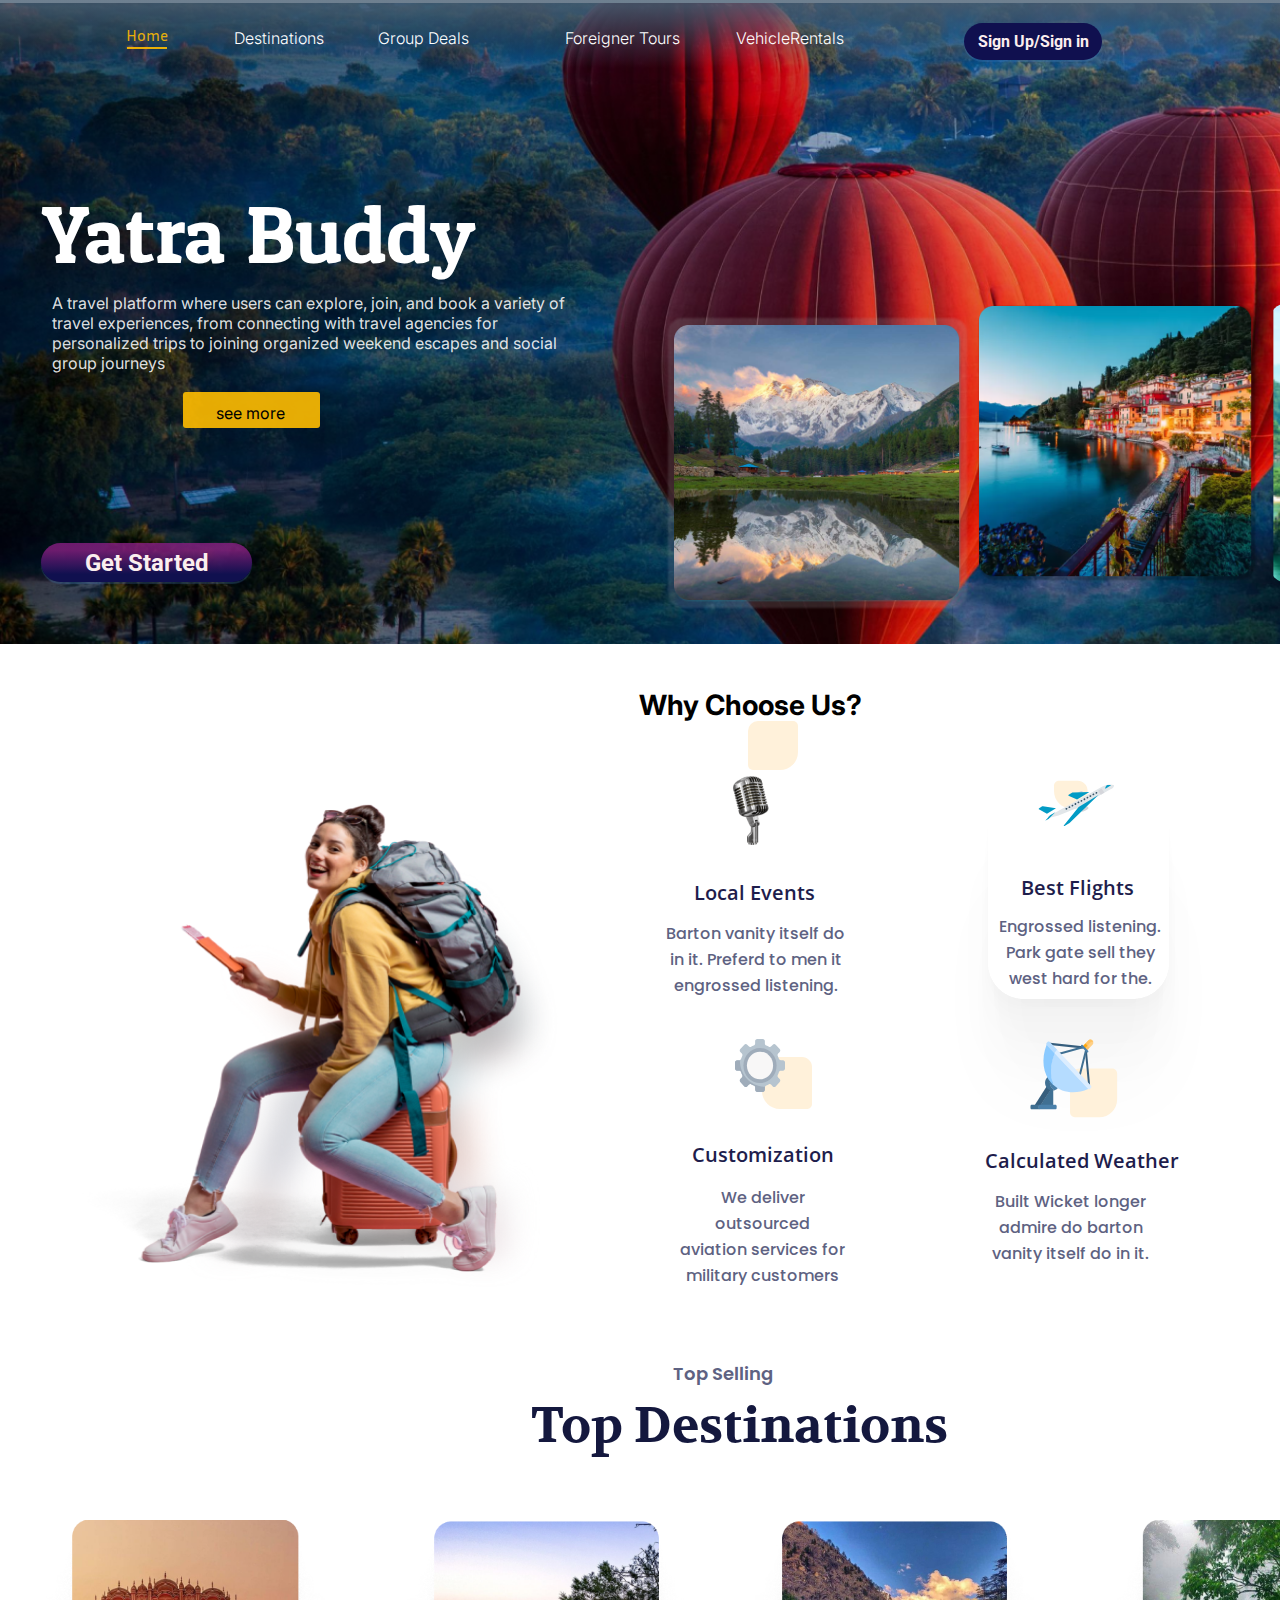
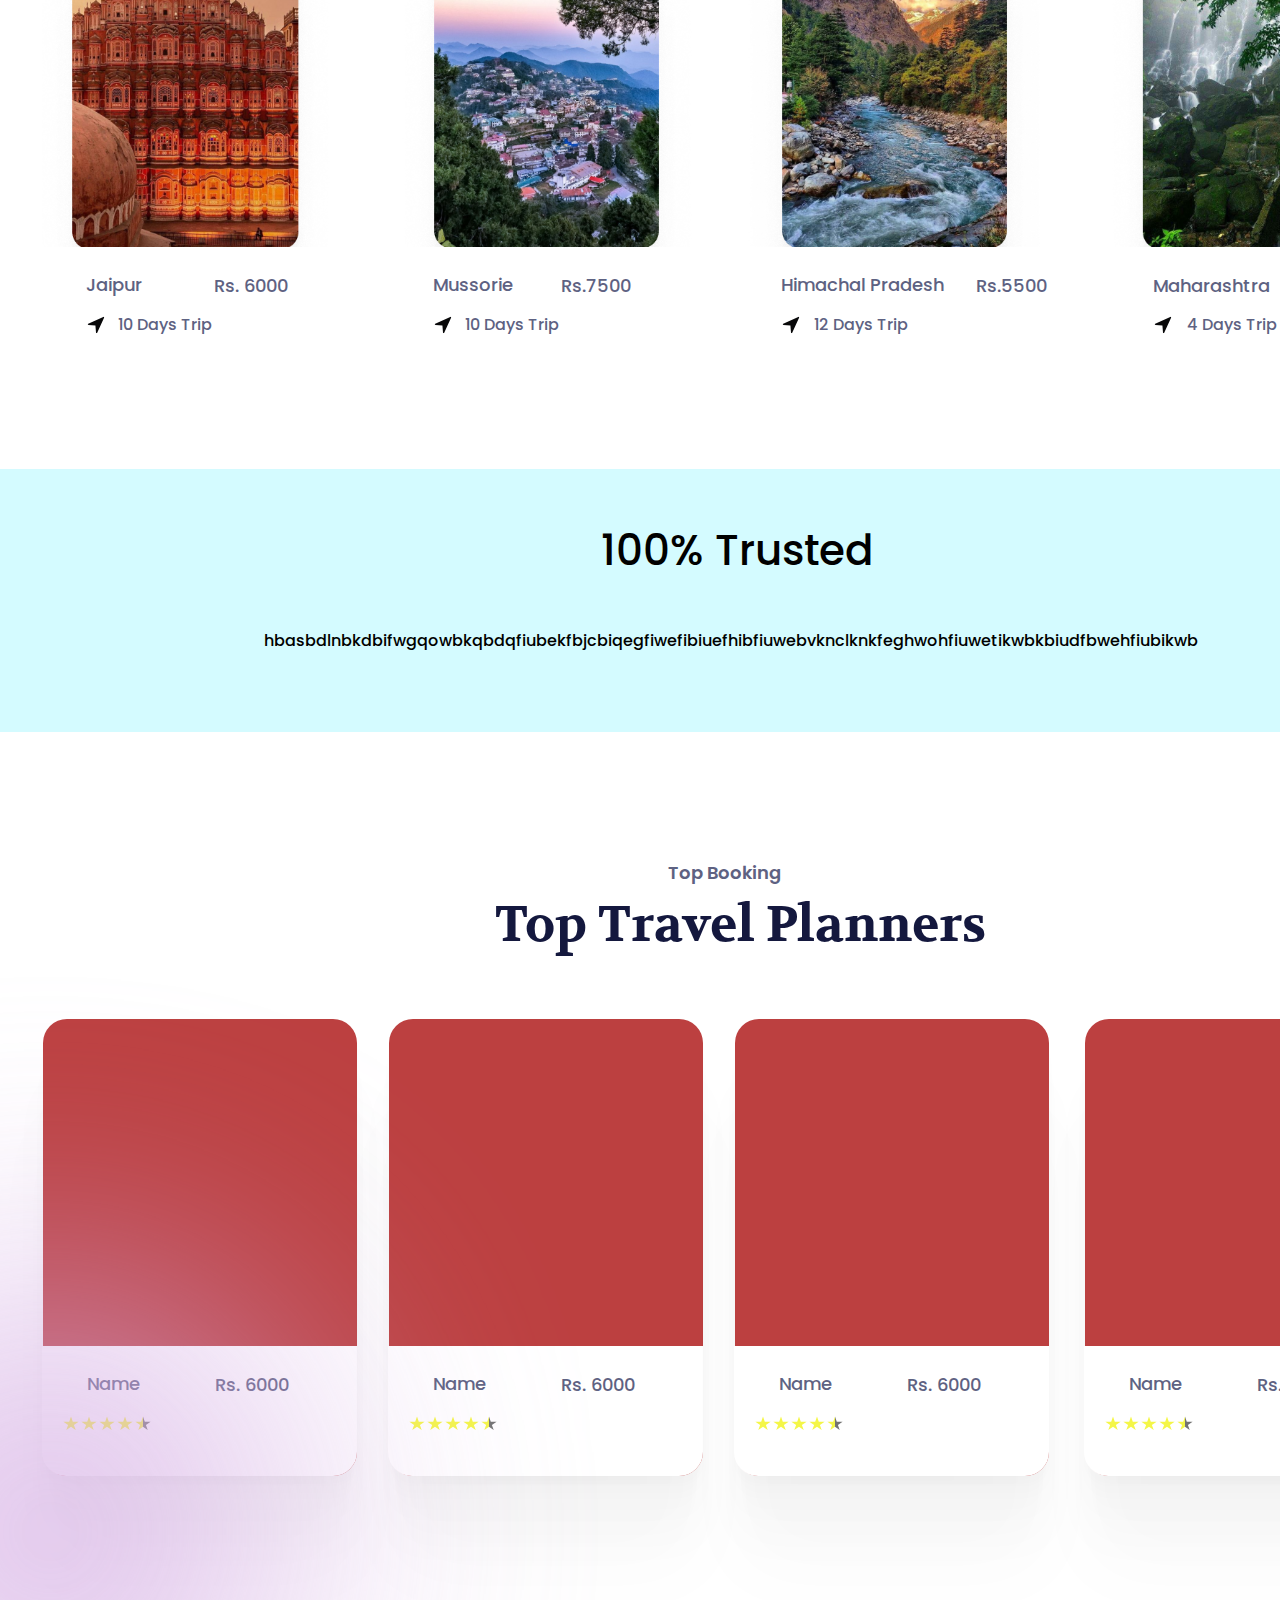
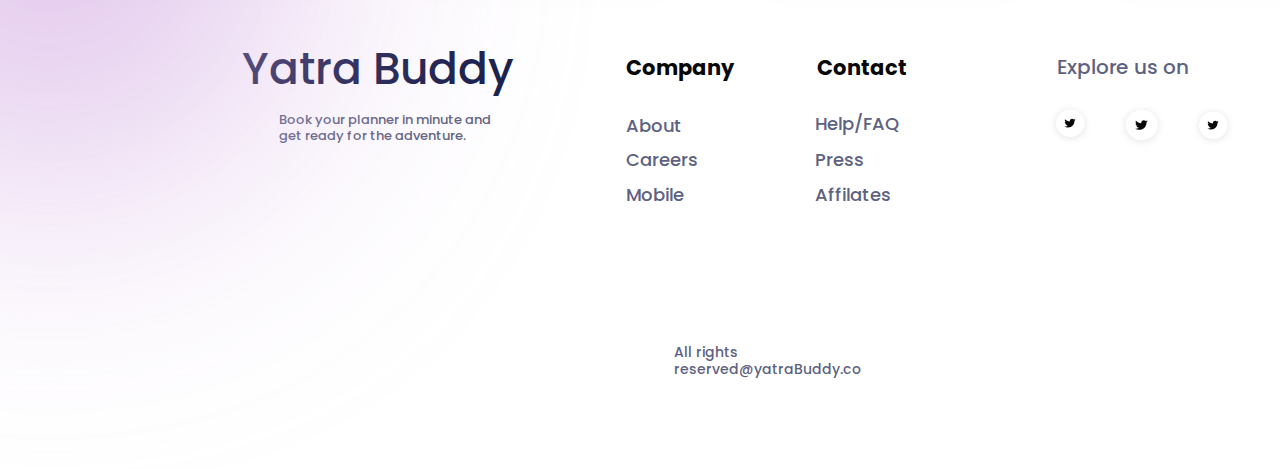
<file: index.html>
<!DOCTYPE html>
<html>
<head>
  	<meta charset="utf-8">
  	<meta name="viewport" content="initial-scale=1, width=device-width">
  	
  	<link rel="stylesheet"  href="./index.css" />
  	<link rel="stylesheet" href="https://fonts.googleapis.com/css2?family=Odor Mean Chey:wght@400&display=swap" />
  	<link rel="stylesheet" href="https://fonts.googleapis.com/css2?family=Inter:wght@300;400;700&display=swap" />
  	<link rel="stylesheet" href="https://fonts.googleapis.com/css2?family=Inria Sans:wght@400&display=swap" />
  	<link rel="stylesheet" href="https://fonts.googleapis.com/css2?family=Roboto:wght@700&display=swap" />
  	<link rel="stylesheet" href="https://fonts.googleapis.com/css2?family=Poppins:wght@500;600;700&display=swap" />
  	<link rel="stylesheet" href="https://fonts.googleapis.com/css2?family=Open Sans:wght@600&display=swap" />
  	<link rel="stylesheet" href="https://fonts.googleapis.com/css2?family=Volkhov:wght@700&display=swap" />
  	
  	
  	
</head>
<body>
  	
  	<div class="upper-frame">
    		<img class="image-1-icon" alt="" src="image 1.png">
    		
    		<div class="yatra-buddy">Yatra Buddy</div>
    		<div class="a-travel-platform">A travel platform where users can explore, join, and book a variety of travel experiences, from connecting with travel agencies for personalized trips to joining organized weekend escapes and social group journeys</div>
    		<div class="rectangle-parent">
      			<div class="group-child">
      			</div>
      			<div class="see-more">see more</div>
    		</div>
    		<div class="group-parent">
      			<div class="rectangle-group">
        				<div class="group-item">
        				</div>
        				<div class="home">Home</div>
      			</div>
      			<div class="destinations">Destinations</div>
      			<div class="group-deals">Group Deals</div>
      			<div class="foreigner-tours">Foreigner Tours</div>
      			<div class="vehiclerentals">VehicleRentals</div>
      			<div class="frame-child">
      			</div>
				<a href="signup.html">
				<b class="sign-upsign-in">Sign Up/Sign in</b>
				</a>
    		</div>
    		<img class="upper-frame-child" alt="" src="Rectangle 80.png">
    		
    		<img class="upper-frame-item" alt="" src="second.png">
    		
    		<div class="upper-frame-inner">
    		</div>
    		<img class="rectangle-icon" alt="" src="Rectangle 79.png">
    		
    		<div class="rectangle-div">
    		</div>
    		<b class="get-started">Get Started</b>
    		<b class="why-choose-us">Why Choose Us?</b>
    		<img class="image-icon" alt="" src="Traveller 1.png">
    		
    		<div class="category-active">
      			<div class="category-active-child">
      			</div>
      			<div class="engrossed-listening-park">Engrossed listening. Park gate sell they west hard for the.</div>
      			<div class="best-flights">Best Flights</div>
      			<img class="category-active-item" alt="" src="Group 51.svg">
      			
    		</div>
    		<div class="category">
      			<img class="category-child" alt="" src="Group 49.svg">
      			
      			<div class="we-deliver-outsourced-container">
        				<p class="we-deliver-outsourced">We deliver outsourced</p>
        				<p class="we-deliver-outsourced">aviation services for</p>
        				<p class="we-deliver-outsourced">military customers</p>
      			</div>
      			<div class="customization">Customization</div>
    		</div>
    		<div class="category1">
      			<img class="category-item" alt="" src="Group 48.svg">
      			
      			<div class="built-wicket-longer">Built Wicket longer admire do barton vanity itself do in it.</div>
      			<div class="calculated-weather">Calculated Weather </div>
    		</div>
    		<div class="category2">
      			<div class="rectangle-container">
        				<div class="group-inner">
        				</div>
        				<img class="image-25-icon" alt="" src="image 25.png">
        				
      			</div>
      			<div class="barton-vanity-itself">Barton vanity itself do in it. Preferd to men it engrossed listening. </div>
      			<div class="local-events">Local Events</div>
    		</div>
    		<img class="decore-icon" alt="" src="Decore.svg">
    		
    		<div class="destination">
      			<img class="destination-child" alt="" src="Rectangle 14.png">
      			
      			<div class="card-5">
        				<div class="card-5-child">
        				</div>
        				<div class="maharashtra">Maharashtra</div>
        				<img class="karan-1-icon" alt="" src="navigation 1.svg">
        				
        				<div class="days-trip">4 Days Trip</div>
        				<div class="rs2000">Rs.2000</div>
      			</div>
    		</div>
    		<div class="destination1">
      			<img class="destination-child" alt="" src="jaipur.png">
      			
      			<div class="card-5">
        				<div class="card-5-child">
        				</div>
        				<div class="jaipur">Jaipur</div>
        				<img class="navigation-1-icon" alt="" src="navigation 1.svg">
        				
        				<div class="days-trip1">10 Days Trip</div>
        				<div class="rs-6000">Rs. 6000</div>
      			</div>
    		</div>
    		<div class="kkkkkkk">
      			<div class="kkkkkkk-child">
      			</div>
      			<div class="card-5">
        				<div class="card-5-child">
        				</div>
        				<div class="jaipur">Name</div>
        				<div class="rs-6000">Rs. 6000</div>
        				<img class="card-2-inner" alt="" src="Star 5.svg">
        				
        				<img class="star-icon" alt="" src="Star 4.svg">
        				
        				<img class="card-2-child1" alt="" src="Star 2.svg">
        				
        				<img class="card-2-child2" alt="" src="Star 1.svg">
        				
        				<img class="card-2-child3" alt="" src="Star 3.svg">
        				
      			</div>
    		</div>
    		<div class="kkkkkkk1">
      			<div class="kkkkkkk-child">
      			</div>
      			<div class="card-5">
        				<div class="card-5-child">
        				</div>
        				<div class="jaipur">Name</div>
        				<div class="rs-6000">Rs. 6000</div>
        				<img class="card-2-inner" alt="" src="Star 5.svg">
        				
        				<img class="star-icon" alt="" src="Star 4.svg">
        				
        				<img class="card-2-child1" alt="" src="Star 2.svg">
        				
        				<img class="card-2-child2" alt="" src="Star 1.svg">
        				
        				<img class="card-2-child3" alt="" src="Star 3.svg">
        				
      			</div>
    		</div>
    		<div class="kkkkkkk2">
      			<div class="kkkkkkk-child">
      			</div>
      			<div class="card-5">
        				<div class="card-5-child">
        				</div>
        				<div class="jaipur">Name</div>
        				<div class="rs-6000">Rs. 6000</div>
        				<img class="card-2-inner" alt="" src="Star 5.svg">
        				
        				<img class="star-icon" alt="" src="Star 4.svg">
        				
        				<img class="card-2-child1" alt="" src="Star 2.svg">
        				
        				<img class="card-2-child2" alt="" src="Star 1.svg">
        				
        				<img class="card-2-child3" alt="" src="Star 3.svg">
        				
      			</div>
    		</div>
    		<div class="kkkkkkk3">
      			<div class="kkkkkkk-child">
      			</div>
      			<div class="card-5">
        				<div class="card-5-child">
        				</div>
        				<div class="jaipur">Name</div>
        				<div class="rs-6000">Rs. 6000</div>
        				<img class="card-2-inner" alt="" src="Star 5.svg">
        				
        				<img class="star-icon" alt="" src="Star 4.svg">
        				
        				<img class="card-2-child1" alt="" src="Star 2.svg">
        				
        				<img class="card-2-child2" alt="" src="Star 1.svg">
        				
        				<img class="card-2-child3" alt="" src="Star 3.svg">
        				
      			</div>
    		</div>
    		<div class="destination2">
      			<img class="destination-child" alt="" src="mussorie.png">
      			
      			<div class="card-5">
        				<div class="card-5-child">
        				</div>
        				<div class="jaipur">Mussorie</div>
        				<img class="navigation-1-icon" alt="" src="navigation 1.svg">
        				
        				<div class="days-trip1">10 Days Trip</div>
        				<div class="rs-6000">Rs.7500</div>
      			</div>
    		</div>
    		<div class="destination3">
      			<img class="destination-child" alt="" src="himachal.jpg">
      			
      			<div class="card-5">
        				<div class="card-5-child">
        				</div>
        				<div class="jaipur">Himachal Pradesh</div>
        				<img class="navigation-1-icon" alt="" src="navigation 1.svg">
        				
        				<div class="days-trip3">12 Days Trip</div>
        				<div class="rs5500">Rs.5500</div>
      			</div>
    		</div>
    		<div class="subheading">Top Selling</div>
    		<div class="subheading1">Top Booking</div>
    		<b class="heading">Top Destinations</b>
    		<b class="heading1">Top Travel Planners</b>
    		<div class="trusted-parent">
      			<div class="trusted">100% Trusted</div>
      			<div class="hbasbdlnbkdbifwgqowbkqbdqfiube">hbasbdlnbkdbifwgqowbkqbdqfiubekfbjcbiqegfiwefibiuefhibfiuwebvknclknkfeghwohfiuwetikwbkbiudfbwehfiubikwb</div>
    		</div>
    		<div class="outbound">
      			<div class="discover">
        				<div class="explore-us-on">Explore us on </div>
        				<div class="social">
          					<img class="social-icon" alt="" src="Social.svg">
          					
          					<img class="social-icon1" alt="" src="Social.svg">
          					
          					<img class="social-icon2" alt="" src="Social.svg">
          					
        				</div>
      			</div>
    		</div>
    		<div class="company-desc">
      			<div class="yatra-buddy1">Yatra Buddy </div>
      			<div class="book-your-planner-container">
        				<p class="book-your-planner">Book your planner in minute and  get ready for the adventure.</p>
      			</div>
    		</div>
    		<div class="nav-columns">
      			<div class="nav-row">
        				<b class="company">Company</b>
        				<div class="about">About</div>
        				<div class="careers">Careers</div>
        				<div class="mobile">Mobile</div>
      			</div>
      			<div class="nav-row1">
        				<b class="contact">Contact</b>
        				<div class="helpfaq">Help/FAQ</div>
        				<div class="press">Press</div>
        				<div class="affilates">Affilates</div>
      			</div>
    		</div>
    		<div class="copyrights">All rights reserved@yatraBuddy.co</div>
    		<div class="ellipse-div">
    		</div>
  	</div>
  	
  	
  	
  	
</body>
</html>
</file>
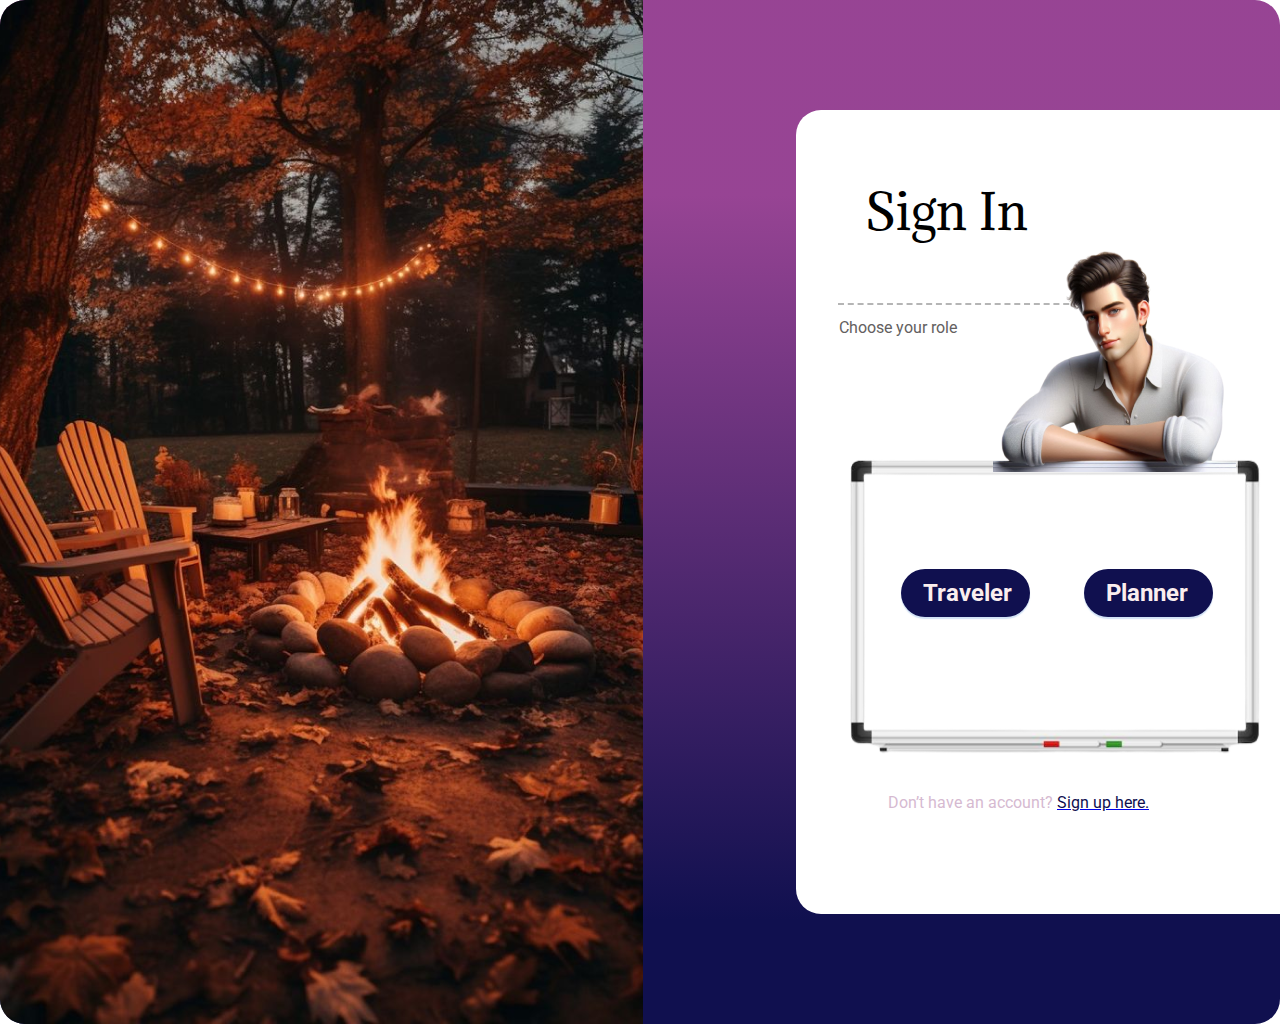
<file: login.html>
<!DOCTYPE html>
<html>
<head>
  	<meta charset="utf-8">
  	<meta name="viewport" content="initial-scale=1, width=device-width">
  	
  	<link rel="stylesheet"  href="login.css" />
  	<link rel="stylesheet" href="https://fonts.googleapis.com/css2?family=Roboto:wght@400;700&display=swap" />
  	<link rel="stylesheet" href="https://fonts.googleapis.com/css2?family=Adamina:wght@400&display=swap" />
  	
  	
  	
</head>
<body>
  	
  	<div class="log-in">
    		<div class="log-in-child">
    		</div>
    		<div class="choose-your-role">Choose your role</div>
    		<div class="sign-in">Sign In</div>
    		<div class="log-in-item">
    		</div>
    		<div class="dont-have-an-container">
      			<span>Don’t have an account?</span>
      			<span class="span"> </span>
                <a href="signup.html">
      			<span class="sign-up-here">Sign up here.</span>
                </a>
    		</div>
    		<img class="pizarra-blanca-vaca-en-transp" alt="" src="Pizarra blanca vacía en transparente _ Vector Premium 1.png">
    		
    		<div class="log-in-inner">
    		</div>
    		<div class="rectangle-div">
    		</div>
    		<b class="traveler">Traveler</b>
    		<b class="planner">Planner</b>
    		<img class="fall-self-care-bucket-list-ide" alt="" src="50 Fall Self Care Bucket List Ideas For A Cozy Girl Autumn 1.png">
    		
    		<img class="designer-1-icon" alt="" src="Designer 1.png">
    		
  	</div>
  	
  	
  	
  	
</body>
</html>
</file>
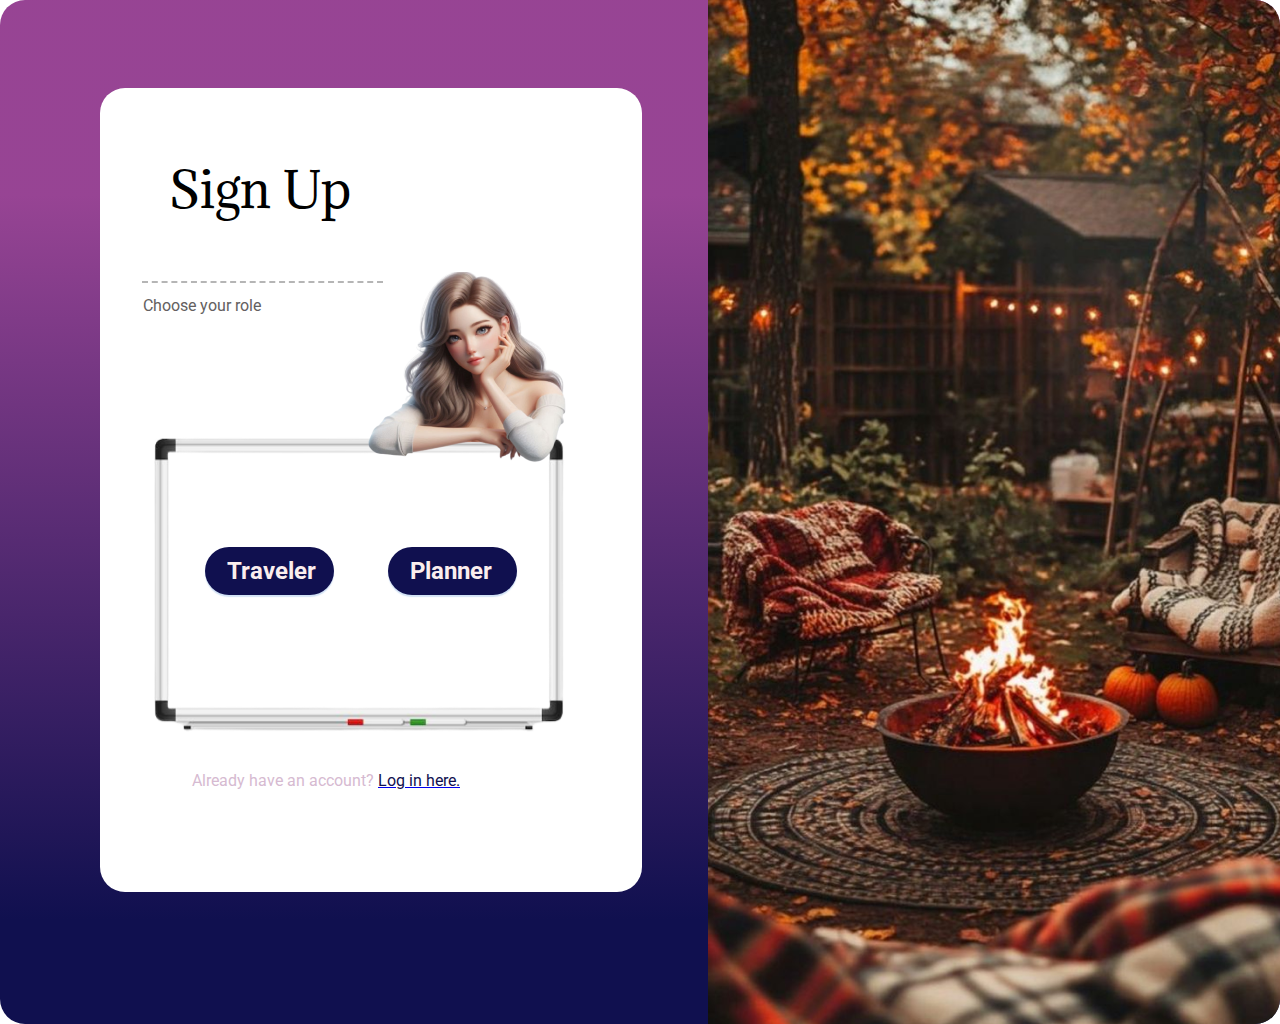
<file: signup.html>
<!DOCTYPE html>
<html>
<head>
  	<meta charset="utf-8">
  	<meta name="viewport" content="initial-scale=1, width=device-width">
  	
  	<link rel="stylesheet"  href="signup.css" />
  	<link rel="stylesheet" href="https://fonts.googleapis.com/css2?family=Roboto:wght@400;700&display=swap" />
  	<link rel="stylesheet" href="https://fonts.googleapis.com/css2?family=Adamina:wght@400&display=swap" />
  	
  	
  	
</head>
<body>
  	
  	<div class="sign-up">
    		<div class="sign-up-child">
    		</div>
    		<div class="choose-your-role">Choose your role</div>
    		<div class="sign-up1">Sign Up</div>
    		<div class="sign-up-item">
    		</div>
    		<div class="already-have-an-container">
      			<span>Already have an account?</span>
      			<span class="span"> </span>
                <a href="login.html">
      			<span class="log-in-here">Log in here.</span>
                </a>
    		</div>
    		<img class="download-2-icon" alt="" src="download 2.png">
    		
    		<img class="pizarra-blanca-vaca-en-transp" alt="" src="Pizarra blanca vacía en transparente _ Vector Premium 1.png">
    		
    		<img class="designer-1-2" alt="" src="Designer (1) 2.png">
    		
    		<div class="sign-up-inner">
    		</div>
    		<div class="rectangle-div">
    		</div>
    		<b class="traveler">Traveler</b>
    		<b class="planner">Planner</b>
  	</div>
  	
  	
  	
  	
</body>
</html>
</file>
<file: index.css>
.image-1-icon {
    position: absolute;
    top: 3px;
    left: 0px;
    width: 1520px;
    height: 641px;
    object-fit: cover;
}
.yatra-buddy {
    position: absolute;
    top: 165px;
    left: 42px;
    font-size: 80px;
    font-family: 'Odor Mean Chey';
    color: #fff;
    display: inline-block;
    width: 494px;
    height: 88px;
}
.a-travel-platform {
    position: absolute;
    top: 293px;
    left: 52px;
    font-size: 16px;
    font-family: Inter;
    color: rgba(255, 255, 255, 0.87);
    display: inline-block;
    width: 535px;
    height: 59px;
}
.group-child {
    position: absolute;
    top: 0px;
    left: 0px;
    border-radius: 3px;
    background-color: rgba(255, 188, 0, 0.9);
    width: 137.1px;
    height: 36px;
}
.see-more {
    position: absolute;
    top: 10.96px;
    left: 33.02px;
    display: inline-block;
    width: 71px;
    height: 11px;
}
.rectangle-parent {
    position: absolute;
    top: 392px;
    left: 183px;
    width: 137.1px;
    height: 36px;
    font-size: 16px;
    color: #000;
    font-family: Inter;
}
.group-item {
    position: absolute;
    top: 22px;
    left: 1px;
    background-color: rgba(255, 188, 0, 0.9);
    width: 40px;
    height: 2px;
}
.home {
    position: absolute;
    top: 0px;
    left: 0px;
    display: inline-block;
    width: 58px;
    height: 31px;
}
.rectangle-group {
    position: absolute;
    top: 25px;
    left: 334px;
    width: 58px;
    height: 31px;
    color: rgba(255, 188, 0, 0.9);
    font-family: 'Inria Sans';
}
.destinations {
    position: absolute;
    top: 28px;
    left: 442px;
    font-weight: 300;
    display: inline-block;
    width: 94px;
    height: 19px;
}
.group-deals {
    position: absolute;
    top: 28px;
    left: 586px;
    font-weight: 300;
    display: inline-block;
    width: 137px;
    height: 19px;
}
.foreigner-tours {
    position: absolute;
    top: 28px;
    left: 773px;
    font-weight: 300;
    display: inline-block;
    width: 121px;
    height: 19px;
}
.vehiclerentals {
    position: absolute;
    top: 28px;
    left: 944px;
    font-weight: 300;
    display: inline-block;
    width: 113px;
    height: 19px;
}
.frame-child {
    position: absolute;
    top: 23px;
    left: 1172px;
    box-shadow: 0px 2px 1px rgba(76, 139, 214, 0.25);
    border-radius: 100px;
    background-color: #10104f;
    width: 138px;
    height: 37px;
}
.sign-upsign-in {
    position: absolute;
    top: 30px;
    left: 1180px;
    line-height: 32px;
    display: flex;
    font-family: Roboto;
    color: #fbeeee;
    text-align: center;
    align-items: center;
    justify-content: center;
    width: 122px;
    height: 23px;
}
.group-parent {
    position: absolute;
    top: 0px;
    left: calc(40% - 720px);
    background: linear-gradient(180deg, rgba(74, 96, 116, 0.8) 9.6%, rgba(33, 31, 31, 0));
    width: 1633px;
    height: 68px;
    overflow: hidden;
    font-size: 16px;
    color: #fff;
    font-family: Inter;
}
.upper-frame-child {
    position: absolute;
    top: 304px;
    left: 1270px;
    border-radius: 15px;
    width: 280px;
    height: 278px;
    object-fit: cover;
}
.upper-frame-item {
    position: absolute;
    top: 304px;
    left: 977px;
    border-radius: 15px;
    width: 280px;
    height: 278px;
    object-fit: cover;
}
.upper-frame-inner {
    position: absolute;
    top: 318px;
    left: 668px;
    filter: blur(1px);
    border-radius: 15px;
    background-color: rgba(173, 173, 173, 0.39);
    width: 299px;
    height: 290px;
    opacity: 0.5;
}
.rectangle-icon {
    position: absolute;
    top: 324px;
    left: 673px;
    border-radius: 15px;
    width: 289px;
    height: 279px;
    object-fit: cover;
}
.rectangle-div {
    position: absolute;
    top: 543px;
    left: 41px;
    box-shadow: 0px 2px 1px rgba(76, 139, 214, 0.25);
    border-radius: 100px;
    background: linear-gradient(180deg, rgba(130, 30, 126, 0.83) 19%, #10104f 80%);
    width: 211px;
    height: 39px;
}
.get-started {
    position: absolute;
    top: 550px;
    left: 80px;
    font-size: 24px;
    line-height: 32px;
    display: flex;
    font-family: Roboto;
    color: #fbeeee;
    text-align: center;
    align-items: center;
    justify-content: center;
    width: 133px;
    height: 25px;
}
.why-choose-us {
    position: absolute;
    top: 688px;
    left: 639px;
    font-size: 28px;
    font-family: Inter;
    color: #000;
    text-align: center;
}
.image-icon {
    position: absolute;
    top: 803.31px;
    left: 41px;
    width: 523.1px;
    height: 489.7px;
}
.category-active-child {
    position: absolute;
    top: 68.94px;
    left: 0px;
    box-shadow: 0px 100px 80px rgba(0, 0, 0, 0.02), 0px 64.81481170654297px 46.85px rgba(0, 0, 0, 0.02), 0px 38.51852035522461px 25.48px rgba(0, 0, 0, 0.01), 0px 20px 13px rgba(0, 0, 0, 0.01), 0px 8.148148536682129px 6.52px rgba(0, 0, 0, 0.01), 0px 1.8518518209457397px 3.15px rgba(0, 0, 0, 0);
    border-radius: 36px;
    background-color: rgba(255, 255, 255, 0);
    width: 181px;
    height: 207.3px;
}
.engrossed-listening-park {
    position: absolute;
    top: 191.21px;
    left: 11px;
    line-height: 26px;
    font-weight: 500;
    display: inline-block;
    width: 162px;
    height: 85px;
}
.best-flights {
    position: absolute;
    top: 151.21px;
    left: 33px;
    font-size: 20px;
    font-weight: 600;
    font-family: 'Open Sans';
    color: #1e1d4c;
    text-align: left;
    display: inline-block;
    width: 130px;
    height: 17.8px;
}
.category-active-item {
    position: absolute;
    top: 0px;
    left: 1.47px;
    width: 175.8px;
    height: 150.3px;
}
.category-active {
    position: absolute;
    top: 722.79px;
    left: 988px;
    width: 181px;
    height: 276.2px;
    text-align: center;
    font-size: 16px;
}
.category-child {
    position: absolute;
    top: 0px;
    left: 63px;
    width: 77px;
    height: 70px;
}
.we-deliver-outsourced {
    margin: 0;
}
.we-deliver-outsourced-container {
    position: absolute;
    top: 146.31px;
    left: 0px;
    line-height: 26px;
    font-weight: 500;
    display: inline-block;
    width: 181px;
    height: 82.7px;
}
.customization {
    position: absolute;
    top: 101.78px;
    left: 20px;
    font-size: 20px;
    font-weight: 600;
    font-family: 'Open Sans';
    color: #1e1d4c;
    display: inline-block;
    width: 140px;
    height: 28.6px;
}
.category {
    position: absolute;
    top: 1039px;
    left: 672px;
    width: 181px;
    height: 229px;
    text-align: center;
    font-size: 16px;
}
.category-item {
    position: absolute;
    top: 0px;
    left: 50.49px;
    width: 87.6px;
    height: 78.7px;
}
.built-wicket-longer {
    position: absolute;
    top: 150.31px;
    left: 4.76px;
    line-height: 26px;
    font-weight: 500;
    display: inline-block;
    width: 172.4px;
    height: 78.7px;
}
.calculated-weather {
    position: absolute;
    top: 107.94px;
    left: 0px;
    font-size: 20px;
    font-weight: 600;
    font-family: 'Open Sans';
    color: #1e1d4c;
    display: inline-block;
    width: 203px;
    height: 27.2px;
}
.category1 {
    position: absolute;
    top: 1039px;
    left: 980px;
    width: 181px;
    height: 229px;
    text-align: center;
    font-size: 16px;
}
.group-inner {
    position: absolute;
    top: 0px;
    left: 67px;
    border-radius: 18px 5px 10px 5px;
    background-color: #fff1da;
    width: 50px;
    height: 49px;
    transform:  rotate(180deg);
    transform-origin: 0 0;
}
.image-25-icon {
    position: absolute;
    top: 6px;
    left: 0px;
    border-radius: 0px 0px 30px 35px;
    width: 40px;
    height: 69px;
    object-fit: cover;
}
.rectangle-container {
    position: absolute;
    top: 0px;
    left: 66px;
    width: 67px;
    height: 75px;
}
.barton-vanity-itself {
    position: absolute;
    top: 151px;
    left: 0px;
    line-height: 26px;
    font-weight: 500;
    display: inline-block;
    width: 181px;
    height: 78px;
}
.local-events {
    position: absolute;
    top: 109px;
    left: 29px;
    font-size: 20px;
    font-weight: 600;
    font-family: 'Open Sans';
    color: #1e1d4c;
}
.category2 {
    position: absolute;
    top: 770px;
    left: 665px;
    width: 181px;
    height: 229px;
    text-align: center;
    font-size: 16px;
}
.decore-icon {
    position: absolute;
    top: 1678px;
    left: 1220px;
    width: 96px;
    height: 252px;
}
.destination-child {
    position: absolute;
    top: 0px;
    left: 1px;
    border-radius: 24px;
    width: 314px;
    height: 457px;
    object-fit: cover;
}
.card-5-child {
    position: absolute;
    top: 0px;
    left: 0px;
    border-radius: 0px 0px 24px 24px;
    background-color: #fff;
    width: 315px;
    height: 130px;
}
.maharashtra {
    position: absolute;
    top: 28px;
    left: 69px;
    line-height: 124.5%;
    font-weight: 500;
}
.navigation-1-icon {
    position: absolute;
    top: 68px;
    left: 45px;
    width: 20px;
    height: 20px;
    overflow: hidden;
}

.karan-1-icon {
    position: absolute;
    top: 68px;
    left: 69px;
    width: 20px;
    height: 20px;
    overflow: hidden;
}
.days-trip {
    position: absolute;
    top: 68px;
    left: 103px;
    font-size: 16px;
    line-height: 124.5%;
    font-weight: 500;
}
.rs2000 {
    position: absolute;
    top: 28px;
    left: 221px;
    line-height: 124.5%;
    font-weight: 500;
}
.card-5 {
    position: absolute;
    top: 327px;
    left: 0px;
    width: 315px;
    height: 130px;
}
.destination {
    position: absolute;
    top: 1520px;
    left: 1084px;
    width: 315px;
    height: 457px;
}
.jaipur {
    position: absolute;
    top: 27px;
    left: 45px;
    line-height: 124.5%;
    font-weight: 500;
}
.days-trip1 {
    position: absolute;
    top: 68px;
    left: 77px;
    font-size: 16px;
    line-height: 124.5%;
    font-weight: 500;
}
.rs-6000 {
    position: absolute;
    top: 28px;
    left: 173px;
    line-height: 124.5%;
    font-weight: 500;
}
.destination1 {
    position: absolute;
    top: 1520px;
    left: 41px;
    width: 315px;
    height: 457px;
}
.kkkkkkk-child {
    position: absolute;
    top: 0px;
    left: 1px;
    box-shadow: 0px 100px 80px rgba(0, 0, 0, 0.02), 0px 64.81481170654297px 46.85px rgba(0, 0, 0, 0.02), 0px 38.51852035522461px 25.48px rgba(0, 0, 0, 0.01), 0px 20px 13px rgba(0, 0, 0, 0.01), 0px 8.148148536682129px 6.52px rgba(0, 0, 0, 0.01), 0px 1.8518518209457397px 3.15px rgba(0, 0, 0, 0);
    border-radius: 24px;
    background-color: #bc4040;
    width: 314px;
    height: 457px;
}
.card-2-inner {
    position: absolute;
    top: 70px;
    left: 75px;
    width: 16px;
    height: 15px;
}
.star-icon {
    position: absolute;
    top: 70px;
    left: 39px;
    width: 16px;
    height: 15px;
}
.card-2-child1 {
    position: absolute;
    top: 70px;
    left: 93px;
    width: 16px;
    height: 15px;
}
.card-2-child2 {
    position: absolute;
    top: 70px;
    left: 21px;
    width: 16px;
    height: 15px;
}
.card-2-child3 {
    position: absolute;
    top: 70px;
    left: 57px;
    width: 16px;
    height: 15px;
}
.kkkkkkk {
    position: absolute;
    top: 2619px;
    left: 42px;
    width: 315px;
    height: 457px;
}
.kkkkkkk1 {
    position: absolute;
    top: 2619px;
    left: 388px;
    width: 315px;
    height: 457px;
}
.kkkkkkk2 {
    position: absolute;
    top: 2619px;
    left: 734px;
    width: 315px;
    height: 457px;
}
.kkkkkkk3 {
    position: absolute;
    top: 2619px;
    left: 1084px;
    width: 315px;
    height: 457px;
}
.destination2 {
    position: absolute;
    top: 1520px;
    left: 388px;
    width: 315px;
    height: 457px;
}
.days-trip3 {
    position: absolute;
    top: 68px;
    left: 78px;
    font-size: 16px;
    line-height: 124.5%;
    font-weight: 500;
}
.rs5500 {
    position: absolute;
    top: 28px;
    left: 240px;
    line-height: 124.5%;
    font-weight: 500;
}
.destination3 {
    position: absolute;
    top: 1520px;
    left: 736px;
    width: 315px;
    height: 457px;
}
.subheading {
    position: absolute;
    top: 1360px;
    left: 673px;
    font-weight: 600;
    text-align: center;
}
.subheading1 {
    position: absolute;
    top: 2459px;
    left: 668px;
    font-weight: 600;
    text-align: center;
}
.heading {
    position: absolute;
    top: 1395px;
    left: 531px;
    font-size: 50px;
    text-transform: capitalize;
    font-family: Volkhov;
    color: #14183e;
    text-align: center;
}
.heading1 {
    position: absolute;
    top: 2494px;
    left: 495px;
    font-size: 50px;
    text-transform: capitalize;
    font-family: Volkhov;
    color: #14183e;
    text-align: center;
}
.trusted {
    position: absolute;
    top: 35px;
    left: 580px;
    line-height: 124.5%;
    font-weight: 500;
    display: flex;
    align-items: center;
    justify-content: center;
    width: 314px;
    height: 95px;
}
.hbasbdlnbkdbifwgqowbkqbdqfiube {
    position: absolute;
    top: 108px;
    left: 537px;
    font-size: 16px;
    line-height: 124.5%;
    font-weight: 500;
    display: flex;
    align-items: center;
    justify-content: center;
    width: 388px;
    height: 128px;
}
.trusted-parent {
    position: absolute;
    top: 2069px;
    left: 0px;
    background-color: #d4fbff;
    width: 1440px;
    height: 263px;
    overflow: hidden;
    text-align: center;
    font-size: 42px;
    color: #000;
}
.explore-us-on {
    position: absolute;
    top: 0px;
    left: 8px;
    letter-spacing: 0.01em;
    line-height: 124.5%;
    font-weight: 500;
    display: inline-block;
    width: 182.1px;
}
.social-icon {
    position: absolute;
    top: 2px;
    left: 143.15px;
    width: 43.2px;
    height: 41px;
}
.social-icon1 {
    position: absolute;
    top: 0px;
    left: 0px;
    width: 43.2px;
    height: 41px;
}
.social-icon2 {
    position: absolute;
    top: 0px;
    left: 69.47px;
    width: 47.4px;
    height: 45px;
}
.social {
    position: absolute;
    top: 49px;
    left: 0px;
    width: 186.3px;
    height: 45px;
}
.discover {
    position: absolute;
    top: 0px;
    left: 0px;
    width: 190.1px;
    height: 94px;
}
.outbound {
    position: absolute;
    top: 3255px;
    left: 1049px;
    width: 190.1px;
    height: 94px;
    font-size: 20px;
}
.yatra-buddy1 {
    position: absolute;
    top: 0px;
    left: 0px;
    font-weight: 500;
    display: inline-block;
    width: 278px;
}
.book-your-planner {
    margin: 0;
    white-space: pre-wrap;
}
.book-your-planner-container {
    position: absolute;
    top: 76px;
    left: 37px;
    font-size: 13px;
    line-height: 124.5%;
    font-weight: 500;
    color: #5e6282;
    display: inline-block;
    width: 217.9px;
}
.company-desc {
    position: absolute;
    top: 3236px;
    left: 242px;
    width: 278px;
    height: 124px;
    font-size: 44px;
    color: #181e4b;
}
.company {
    position: absolute;
    top: 0px;
    left: 0px;
    font-size: 21px;
    line-height: 124.5%;
    display: inline-block;
    color: #080809;
    width: 113.7px;
}
.about {
    position: absolute;
    top: 60px;
    left: 0px;
    line-height: 124.5%;
    font-weight: 500;
    display: inline-block;
    width: 57.9px;
}
.careers {
    position: absolute;
    top: 94px;
    left: 0px;
    line-height: 124.5%;
    font-weight: 500;
    display: inline-block;
    width: 75.8px;
}
.mobile {
    position: absolute;
    top: 129px;
    left: 0px;
    line-height: 124.5%;
    font-weight: 500;
    display: inline-block;
    width: 64.2px;
}
.nav-row {
    position: absolute;
    top: 0px;
    left: 0px;
    width: 113.7px;
    height: 151px;
}
.contact {
    position: absolute;
    top: 0px;
    left: 1.05px;
    font-size: 21px;
    line-height: 124.5%;
    display: inline-block;
    color: #080809;
    width: 92.6px;
}
.helpfaq {
    position: absolute;
    top: 58px;
    left: 0px;
    line-height: 124.5%;
    font-weight: 500;
    display: inline-block;
    width: 90.5px;
}
.press {
    position: absolute;
    top: 94px;
    left: 0px;
    line-height: 124.5%;
    font-weight: 500;
    display: inline-block;
    width: 50.5px;
}
.affilates {
    position: absolute;
    top: 129px;
    left: 0px;
    line-height: 124.5%;
    font-weight: 500;
    display: inline-block;
    width: 77.9px;
}
.nav-row1 {
    position: absolute;
    top: 0px;
    left: 189.46px;
    width: 93.7px;
    height: 151px;
}
.nav-columns {
    position: absolute;
    top: 3255px;
    left: 626px;
    width: 283.1px;
    height: 151px;
}
.copyrights {
    position: absolute;
    top: 3544px;
    left: 674px;
    font-size: 14px;
    line-height: 124.5%;
    font-weight: 500;
    display: inline-block;
    width: 251px;
}
.ellipse-div {
    position: absolute;
    top: 3380px;
    left: 289.94px;
    filter: blur(150px);
    border-radius: 50%;
    background-color: #d5aee4;
    width: 478.9px;
    height: 496.9px;
    transform:  rotate(180deg);
    transform-origin: 0 0;
    opacity: 0.8;
}
.upper-frame {
    width: 100%;
    position: relative;
    background-color: #fff;
    height: 3669px;
    overflow: hidden;
    text-align: left;
    font-size: 18px;
    color: #5e6282;
    font-family: Poppins;
}


body {
    margin: 0;
    line-height: normal;
}
</file>
<file: login.css>
.log-in-child {
    position: absolute;
    top: 110px;
    left: 796px;
    border-radius: 25px;
    background-color: #fff;
    width: 542px;
    height: 804px;
}
.choose-your-role {
    position: absolute;
    top: 316px;
    left: 839px;
    line-height: 24px;
    color: #636060;
    display: inline-block;
    width: 309px;
    height: 24px;
}
.sign-in {
    position: absolute;
    top: 184px;
    left: 865px;
    font-size: 48px;
    line-height: 56px;
    font-family: Adamina;
    color: #000;
}
.log-in-item {
    position: absolute;
    top: 303px;
    left: 837.96px;
    border-top: 2px dashed #b5b5b5;
    box-sizing: border-box;
    width: 241.1px;
    height: 2px;
}
.span {
    color: #000;
}
.sign-up-here {
    color: #10104f;
}
.dont-have-an-container {
    position: absolute;
    top: 791px;
    left: 888px;
    line-height: 24px;
    color: #d6bad1;
}
.pizarra-blanca-vaca-en-transp {
    position: absolute;
    top: 451px;
    left: 778px;
    width: 553px;
    height: 311px;
    object-fit: cover;
}
.log-in-inner {
    position: absolute;
    top: 569px;
    left: 901px;
    box-shadow: 0px 2px 1px rgba(76, 139, 214, 0.25);
    border-radius: 100px;
    background-color: #10104f;
    width: 129px;
    height: 48px;
}
.rectangle-div {
    position: absolute;
    top: 569px;
    left: 1084px;
    box-shadow: 0px 2px 1px rgba(76, 139, 214, 0.25);
    border-radius: 100px;
    background-color: #10104f;
    width: 129px;
    height: 48px;
}
.traveler {
    position: absolute;
    top: 577px;
    left: 923px;
    font-size: 24px;
    line-height: 32px;
    display: inline-block;
    width: 92px;
    height: 32px;
}
.planner {
    position: absolute;
    top: 577px;
    left: 1106px;
    font-size: 24px;
    line-height: 32px;
    display: inline-block;
    width: 92px;
    height: 32px;
}
.fall-self-care-bucket-list-ide {
    position: absolute;
    top: 0px;
    left: 0px;
    width: 643px;
    height: 1024px;
    object-fit: cover;
}
.designer-1-icon {
    position: absolute;
    top: 246px;
    left: 993px;
    width: 243px;
    height: 226px;
    object-fit: cover;
}
.log-in {
    width: 100%;
    position: relative;
    border-radius: 25px;
    background: linear-gradient(180deg, rgba(130, 30, 126, 0.83) 19.06%, #10104f 89.9%);
    height: 1024px;
    overflow: hidden;
    text-align: left;
    font-size: 16px;
    color: #fbeeee;
    font-family: Roboto;
}


body {
    margin: 0;
    line-height: normal;
}
</file>
<file: signup.css>
.sign-up-child {
    position: absolute;
    top: 88px;
    left: 100px;
    border-radius: 25px;
    background-color: #fff;
    width: 542px;
    height: 804px;
}
.choose-your-role {
    position: absolute;
    top: 294px;
    left: 143px;
    line-height: 24px;
    color: #636060;
    display: inline-block;
    width: 309px;
    height: 24px;
}
.sign-up1 {
    position: absolute;
    top: 162px;
    left: 169px;
    font-size: 48px;
    line-height: 56px;
    font-family: Adamina;
    color: #000;
}
.sign-up-item {
    position: absolute;
    top: 281px;
    left: 141.96px;
    border-top: 2px dashed #b5b5b5;
    box-sizing: border-box;
    width: 241.1px;
    height: 2px;
}
.span {
    color: #000;
}
.log-in-here {
    color: #10104f;
}
.already-have-an-container {
    position: absolute;
    top: 769px;
    left: 192px;
    line-height: 24px;
    color: #d6bad1;
}
.download-2-icon {
    position: absolute;
    height: 100%;
    width: 44.65%;
    top: 0%;
    right: 0%;
    bottom: 0%;
    left: 55.35%;
    max-width: 100%;
    overflow: hidden;
    max-height: 100%;
    object-fit: cover;
}
.pizarra-blanca-vaca-en-transp {
    position: absolute;
    top: 429px;
    left: 82px;
    width: 553px;
    height: 311px;
    object-fit: cover;
}
.designer-1-2 {
    position: absolute;
    top: 272px;
    left: 352px;
    width: 243px;
    height: 226px;
    object-fit: cover;
}
.sign-up-inner {
    position: absolute;
    top: 547px;
    left: 205px;
    box-shadow: 0px 2px 1px rgba(76, 139, 214, 0.25);
    border-radius: 100px;
    background-color: #10104f;
    width: 129px;
    height: 48px;
}
.rectangle-div {
    position: absolute;
    top: 547px;
    left: 388px;
    box-shadow: 0px 2px 1px rgba(76, 139, 214, 0.25);
    border-radius: 100px;
    background-color: #10104f;
    width: 129px;
    height: 48px;
}
.traveler {
    position: absolute;
    top: 555px;
    left: 227px;
    font-size: 24px;
    line-height: 32px;
    display: inline-block;
    width: 92px;
    height: 32px;
}
.planner {
    position: absolute;
    top: 555px;
    left: 410px;
    font-size: 24px;
    line-height: 32px;
    display: inline-block;
    width: 92px;
    height: 32px;
}
.sign-up {
    width: 100%;
    position: relative;
    border-radius: 25px;
    background: linear-gradient(180deg, rgba(130, 30, 126, 0.83) 19.06%, #10104f 89.9%);
    height: 1024px;
    overflow: hidden;
    text-align: left;
    font-size: 16px;
    color: #fbeeee;
    font-family: Roboto;
}


body {
    margin: 0;
    line-height: normal;
}
</file>
